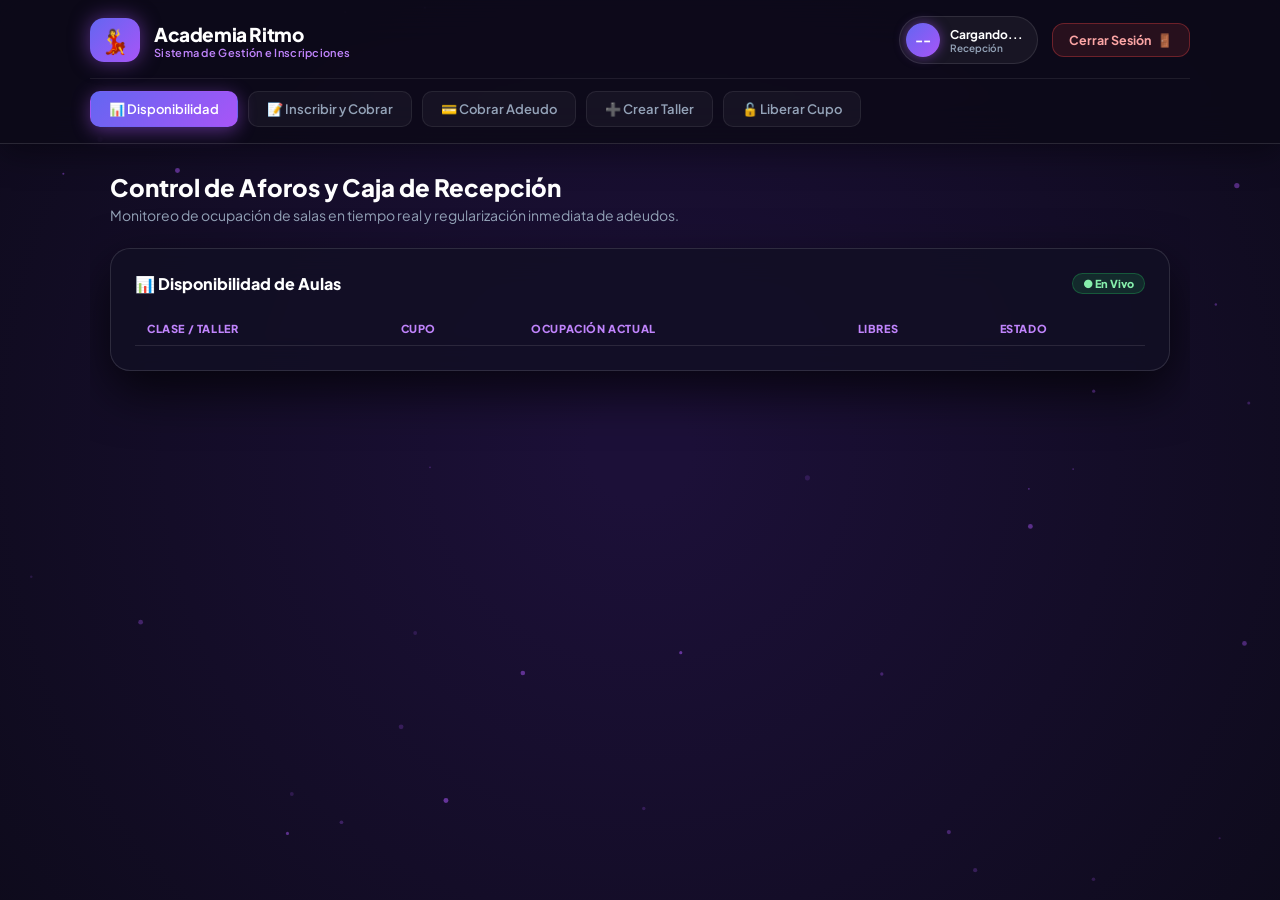
<file: index.html>
<!DOCTYPE html>
<html lang="es">
<head>
  <meta charset="UTF-8">
  <meta name="viewport" content="width=device-width, initial-scale=1.0">
  <title>Academia Ritmo - Recepción y Control de Aforos</title>
  
  <!-- Fuentes e Iconos Institucionales -->
  <link rel="preconnect" href="https://fonts.googleapis.com">
  <link rel="preconnect" href="https://fonts.gstatic.com" crossorigin>
  <link href="https://fonts.googleapis.com/css2?family=Plus+Jakarta+Sans:wght@400;500;600;700;800&display=swap" rel="stylesheet">
  
  <!-- Hojas de Estilo Neón Institucionales -->
  <link rel="stylesheet" href="css/styleR.css">
</head>
<body class="desk-body">

  <!-- Canvas Animado de Fondo Neón -->
  <canvas id="instructorBgCanvas"></canvas>

  <!-- Navbar Recepción Neón -->
  <nav class="desk-navbar">
    <div class="navbar-container">
      
      <!-- Branding / Logo -->
      <div class="brand-title">
        <div class="brand-icon-wrapper">
          <span class="brand-icon">💃</span>
        </div>
        <div class="brand-text">
          <span class="brand-name">Academia Ritmo</span>
          <span class="brand-sub">Sistema de Gestión e Inscripciones</span>
        </div>
      </div>
      
      <!-- Widget de Usuario -->
      <div class="user-session-widget">
        <div class="user-profile">
          <div class="user-avatar" id="nav-user-avatar">--</div>
          <div class="user-info">
            <span class="user-name" id="nav-user-name">Cargando...</span>
            <span class="user-role" id="nav-user-role">Recepción</span>
          </div>
        </div>
        <a href="php/logout.php" class="btn-logout" title="Cerrar sesión institucional">
          <span>Cerrar Sesión</span> 🚪
        </a>
      </div>

    </div>

    <!-- Pestañas de Navegación Módulo Recepción -->
    <div class="nav-tabs-container">
      <div class="nav-tabs">
        <button class="btn-tab active" data-tab="tab-aulas">📊 Disponibilidad</button>
        <button class="btn-tab" data-tab="tab-inscribir">📝 Inscribir y Cobrar</button>
        <button class="btn-tab" data-tab="tab-pagar-adeudo">💳 Cobrar Adeudo</button>
        <button class="btn-tab" data-tab="tab-crear">➕ Crear Taller</button>
        <button class="btn-tab" data-tab="tab-liberar">🔓 Liberar Cupo</button>
      </div>
    </div>
  </nav>

  <!-- Panel Principal CU-02: Control de Aforos e Inscripciones -->
  <main class="cu02-main-container">
    <div class="panel-header-title">
      <h1>Control de Aforos y Caja de Recepción</h1>
      <p>Monitoreo de ocupación de salas en tiempo real y regularización inmediata de adeudos.</p>
    </div>

    <!-- Pestaña 1: Disponibilidad de Aulas -->
    <div id="tab-aulas" class="tab-content active-tab">
      <section class="desk-card glass-card">
        <div class="card-title-bar">
          <h3>📊 Disponibilidad de Aulas</h3>
          <span class="status-live">● En Vivo</span>
        </div>
        <div class="table-responsive">
          <table class="desk-table">
            <thead>
              <tr>
                <th>Clase / Taller</th>
                <th>Cupo</th>
                <th>Ocupación Actual</th>
                <th>Libres</th>
                <th>Estado</th>
              </tr>
            </thead>
            <tbody>
              <!-- Se puebla dinámicamente mediante js/mainR.js -->
            </tbody>
          </table>
        </div>
      </section>
    </div>

    <!-- Pestaña 2: Inscribir Alumno -->
    <div id="tab-inscribir" class="tab-content">
      <section class="desk-card glass-card">
        <h3>📝 Registrar Alumno e Inscripción Inicial</h3>
        <form id="cu02-form" onsubmit="return false;">
          
          <div style="display: flex; gap: 10px; margin-top: 10px;">
            <div class="form-group" style="flex: 1;">
              <label class="field-label">Nombre(s)</label>
              <input type="text" id="alumno-nombre" placeholder="Ej. Carlos" class="form-control-readonly">
            </div>
            <div class="form-group" style="flex: 1;">
              <label class="field-label">Apellidos</label>
              <input type="text" id="alumno-apellidos" placeholder="Ej. Gómez Pérez" class="form-control-readonly">
            </div>
          </div>

          <div class="form-group">
            <label class="field-label">Teléfono de Contacto</label>
            <input type="tel" id="alumno-telefono" placeholder="Ej. 7771234567" class="form-control-readonly">
          </div>

          <div class="form-group">
            <label class="field-label">Taller a Inscribir</label>
            <select class="custom-select-desk" id="cu02-taller-select"></select>
          </div>

          <div class="form-group payment-box">
            <label class="field-label" style="color: #86efac; margin-bottom: 5px;">💳 Registro de Pago Inicial</label>
            <div style="display: flex; align-items: center; gap: 10px;">
              <input type="checkbox" id="pago-confirmado" checked style="width: 18px; height: 18px; cursor: pointer;">
              <label for="pago-confirmado" style="font-size: 13px; color: #ffffff; cursor: pointer;">
                Registrar cuota abonada ($<span id="monto-cuota-display">0.00</span>) para marcar al alumno como Solvente
              </label>
            </div>
          </div>

          <div class="alert-danger-desk" id="cu02-alert-sobrecupo">
            <strong>⚠️ Bloqueo de Sobrecupo Activo</strong>
            <p>El taller seleccionado ha alcanzado su capacidad máxima (Bloqueo activo en BD).</p>
          </div>

          <button type="button" class="btn-desk-action" id="cu02-btn-inscribir" style="margin-top: 15px;">
            Completar Registro ➔
          </button>
        </form>
      </section>
    </div>

    <!-- Pestaña 3: Registrar Pago Posterior (Cobrar Adeudo) -->
    <div id="tab-pagar-adeudo" class="tab-content">
      <section class="desk-card glass-card">
        <h3>💳 REGISTRAR PAGO DE ALUMNO PENDIENTE</h3>
        <p style="color: #94a3b8; font-size: 13px; margin-bottom: 15px;">
          Selecciona a un alumno registrado como <strong>Pendiente</strong> para registrar su pago y cambiar automáticamente su estatus a <strong>Solvente</strong> en el pase de lista del instructor.
        </p>

        <form id="form-pagar-adeudo" onsubmit="return false;">
          <div class="form-group">
            <label class="field-label">Seleccionar Alumno con Adeudo</label>
            <select class="custom-select-desk" id="select-alumnos-pendientes">
              <option value="" disabled selected>Cargando alumnos pendientes...</option>
            </select>
          </div>

          <div id="info-adeudo-box" style="display:none; background: rgba(59, 130, 246, 0.1); padding: 12px; border-radius: 8px; border: 1px solid rgba(59, 130, 246, 0.3); margin-bottom: 15px;">
            <p style="font-size: 14px; color: #93c5fd; margin: 0;">
              Monto a Cobrar: <strong>$<span id="monto-adeudo-display">0.00</span></strong><br>
              Concepto: <span id="concepto-adeudo-display">Pago de cuota</span>
            </p>
          </div>

          <button type="button" class="btn-desk-action" id="btn-registrar-pago-adeudo" style="background: #10b981;">
            Registrar Pago y Marcar Solvente ➔
          </button>
        </form>
      </section>
    </div>

    <!-- Pestaña 4: Crear Taller, Asignar Salon, Horario e Instructor -->
    <div id="tab-crear" class="tab-content">
      <section class="desk-card glass-card">
        <h3>➕ Registrar Nuevo Grupo o Taller</h3>
        <form id="form-nuevo-grupo" onsubmit="return false;">
          <div class="form-group">
            <label class="field-label">Nombre del Taller / Clase</label>
            <input type="text" id="nuevo-nombre-clase" placeholder="Ej. Salsa Avanzado" class="form-control-readonly">
          </div>

          <div class="form-group">
            <label class="field-label">Instructor Asignado</label>
            <select class="custom-select-desk" id="nuevo-instructor-select">
              <option value="" disabled selected>Cargando instructores...</option>
            </select>
          </div>

          <div class="form-group" style="display:flex; gap:10px;">
            <div style="flex:1;">
              <label class="field-label">Salón / Aula</label>
              <input type="text" id="nuevo-salon" placeholder="Ej. Sala A" class="form-control-readonly">
            </div>
            <div style="flex:1;">
              <label class="field-label">Horario</label>
              <input type="text" id="nuevo-horario" placeholder="Ej. 18:00 - 19:30" class="form-control-readonly">
            </div>
          </div>

          <div class="form-group" style="display:flex; gap:10px;">
            <div style="flex:1;">
              <label class="field-label">Cupo Máximo</label>
              <input type="number" id="nuevo-cupo-maximo" placeholder="20" class="form-control-readonly">
            </div>
            <div style="flex:1;">
              <label class="field-label">Costo Cuota ($)</label>
              <input type="number" id="nuevo-costo-cuota" placeholder="500" class="form-control-readonly">
            </div>
          </div>

          <button type="button" class="btn-desk-action" id="btn-crear-grupo" style="margin-top:15px; background: #10b981;">
            Guardar Taller, Salón y Horario
          </button>
        </form>
      </section>
    </div>

    
    <!-- Pestaña 5: Liberar Cupo -->
    <div id="tab-liberar" class="tab-content">
      <section class="desk-card glass-card">
        <h3>🔓 Liberar Cupo (Baja de Alumno)</h3>
        <p style="color: #94a3b8; font-size: 13px; margin-bottom: 15px;">Selecciona al alumno que ya no asistirá para cambiar su inscripción a CANCELADA y liberar su cupo automáticamente.</p>
        <form id="form-liberar-cupo" onsubmit="return false;">
          
          <!-- AGREGADO OP-1: Filtro de Búsqueda Rápida en Tiempo Real -->
          <div class="form-group">
            <label class="field-label">🔍 Buscar Inscripción por Nombre o Taller</label>
            <input type="text" id="input-filtro-liberar" placeholder="Escribe para buscar..." class="form-control-readonly" style="margin-bottom: 10px;">
          </div>

          <div class="form-group">
            <label class="field-label">Inscripción Activa</label>
            <select class="custom-select-desk" id="select-liberar"></select>
          </div>
          
          <!-- AGREGADO OP-3: Botón de Liberación que activa el flujo de confirmación modal -->
          <button type="button" class="btn-desk-action" id="btn-liberar-cupo" style="background: #ef4444; margin-top: 15px;">
            Liberar Espacio
          </button>
        </form>
      </section>
    </div>

  </main>

  <!-- Notificación Toast -->
  <div class="toast-msg" id="cu02-toast"></div>

  <!-- Script Principal JavaScript -->
  <script src="js/mainR.js"></script>
</body>
</html>
</file>
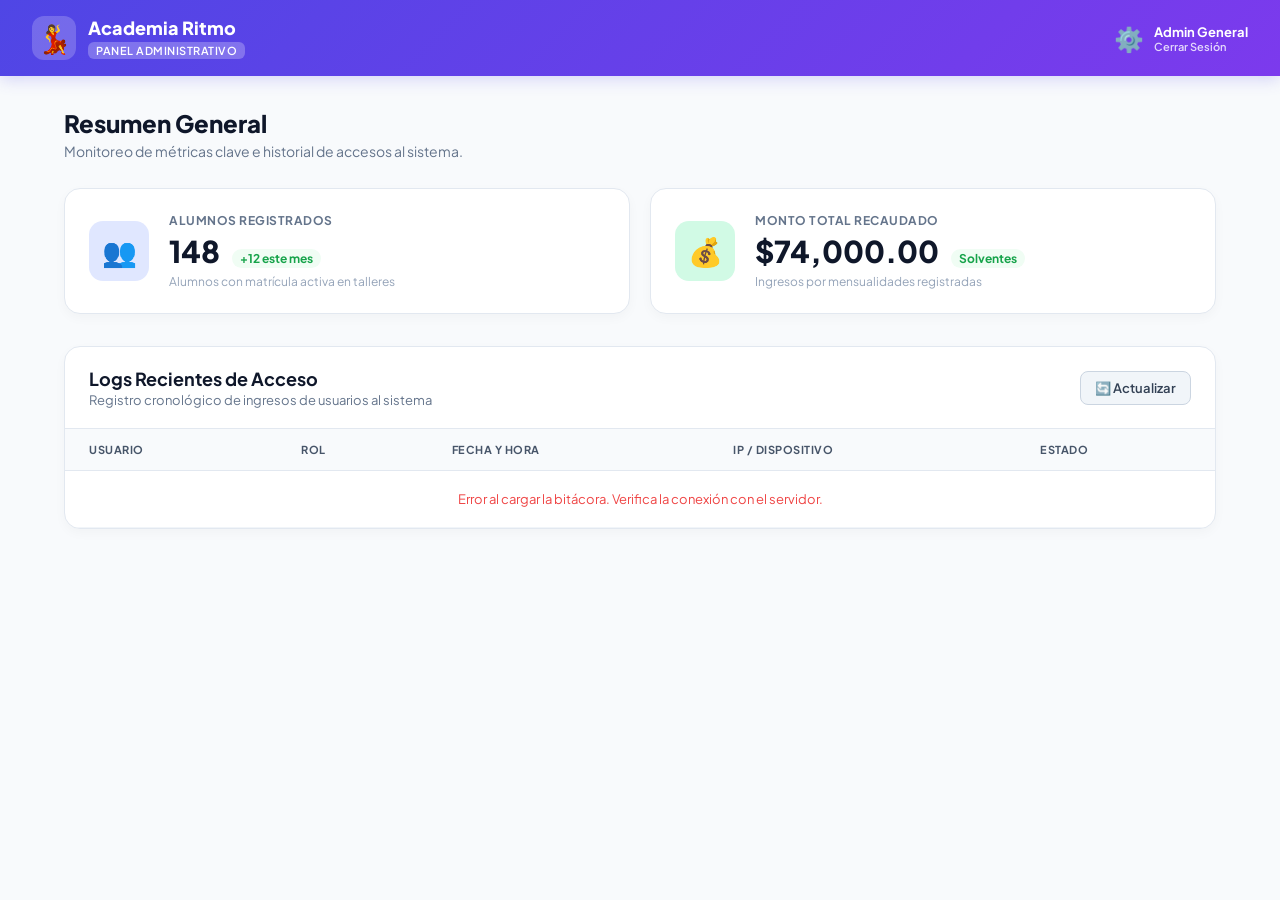
<file: admin.html>
<!DOCTYPE html>
<html lang="es">
<head>
  <meta charset="UTF-8">
  <meta name="viewport" content="width=device-width, initial-scale=1.0">
  <title>Academia Ritmo - Panel de Administrador</title>
  <link rel="preconnect" href="https://fonts.googleapis.com">
  <link rel="preconnect" href="https://fonts.gstatic.com" crossorigin>
  <link href="https://fonts.googleapis.com/css2?family=Plus+Jakarta+Sans:wght@400;500;600;700;800&display=swap" rel="stylesheet">
  <link rel="stylesheet" href="css/admin-styles.css">
</head>
<body>

  <div class="admin-layout">
    <!-- Barra Superior -->
    <header class="topbar">
      <div class="topbar-brand">
        <span class="brand-icon">💃</span>
        <div>
          <h1 class="brand-title">Academia Ritmo</h1>
          <span class="brand-badge">Panel Administrativo</span>
        </div>
      </div>
      <div class="user-profile">
        <span class="user-avatar">⚙️</span>
        <div class="user-info">
          <span class="user-name">Admin General</span>
          <a href="php/logout.php" class="logout-link">Cerrar Sesión</a>
        </div>
      </div>
    </header>

    <!-- Contenido Principal -->
    <main class="content-wrapper">
      <div class="page-header">
        <h2>Resumen General</h2>
        <p>Monitoreo de métricas clave e historial de accesos al sistema.</p>
      </div>

      <!-- SECCIÓN 1: Los 2 Bloques Principales -->
      <section class="kpi-grid">
        <!-- Bloque 1: Alumnos Registrados -->
        <div class="kpi-card">
          <div class="kpi-icon bg-indigo">👥</div>
          <div class="kpi-content">
            <span class="kpi-label">Alumnos Registrados</span>
            <div class="kpi-value-wrap">
              <span class="kpi-value" id="kpiAlumnos">148</span>
              <span class="kpi-trend positive">+12 este mes</span>
            </div>
            <span class="kpi-subtext">Alumnos con matrícula activa en talleres</span>
          </div>
        </div>

        <!-- Bloque 2: Monto Total -->
        <div class="kpi-card">
          <div class="kpi-icon bg-emerald">💰</div>
          <div class="kpi-content">
            <span class="kpi-label">Monto Total Recaudado</span>
            <div class="kpi-value-wrap">
              <span class="kpi-value" id="kpiMonto">$74,000.00</span>
              <span class="kpi-trend positive">Solventes</span>
            </div>
            <span class="kpi-subtext">Ingresos por mensualidades registradas</span>
          </div>
        </div>
      </section>

      <!-- SECCIÓN 2: Tabla de Logs Recientes de Acceso -->
      <section class="table-section">
        <div class="table-card-header">
          <div>
            <h3 class="table-title">Logs Recientes de Acceso</h3>
            <p class="table-subtitle">Registro cronológico de ingresos de usuarios al sistema</p>
          </div>
          <button type="button" class="btn-refresh" id="btnRefreshLogs">🔄 Actualizar</button>
        </div>

        <div class="table-responsive">
          <table class="logs-table">
            <thead>
              <tr>
                <th>Usuario</th>
                <th>Rol</th>
                <th>Fecha y Hora</th>
                <th>IP / Dispositivo</th>
                <th>Estado</th>
              </tr>
            </thead>
            <tbody id="logsTableBody">
              <tr>
                <td>
                  <div class="user-cell">
                    <strong>prof.carlos</strong>
                    <span>carlos.mendoza@ritmo.edu</span>
                  </div>
                </td>
                <td><span class="role-badge docente">Docente</span></td>
                <td>23/10/2026 - 18:02 hrs</td>
                <td>192.168.1.45 (Móvil)</td>
                <td><span class="status-pill success">Exitoso</span></td>
              </tr>
              <tr>
                <td>
                  <div class="user-cell">
                    <strong>recepcion</strong>
                    <span>laura.sanchez@ritmo.edu</span>
                  </div>
                </td>
                <td><span class="role-badge recepcion">Recepción</span></td>
                <td>23/10/2026 - 17:45 hrs</td>
                <td>192.168.1.10 (Escritorio)</td>
                <td><span class="status-pill success">Exitoso</span></td>
              </tr>
              <tr>
                <td>
                  <div class="user-cell">
                    <strong>prof.ana</strong>
                    <span>ana.torres@ritmo.edu</span>
                  </div>
                </td>
                <td><span class="role-badge docente">Docente</span></td>
                <td>23/10/2026 - 16:30 hrs</td>
                <td>192.168.1.88 (Móvil)</td>
                <td><span class="status-pill success">Exitoso</span></td>
              </tr>
              <tr>
                <td>
                  <div class="user-cell">
                    <strong>admin.general</strong>
                    <span>admin@ritmo.edu</span>
                  </div>
                </td>
                <td><span class="role-badge admin">Administrador</span></td>
                <td>23/10/2026 - 15:10 hrs</td>
                <td>192.168.1.02 (Escritorio)</td>
                <td><span class="status-pill success">Exitoso</span></td>
              </tr>
              <tr>
                <td>
                  <div class="user-cell">
                    <strong>usuario.desconocido</strong>
                    <span>desconocido@gmail.com</span>
                  </div>
                </td>
                <td><span class="role-badge inválido">Desconocido</span></td>
                <td>23/10/2026 - 14:02 hrs</td>
                <td>201.140.88.12 (Web)</td>
                <td><span class="status-pill error">Fallido</span></td>
              </tr>
            </tbody>
          </table>
        </div>
      </section>
    </main>
  </div>

  <script>
    document.getElementById('btnRefreshLogs').addEventListener('click', () => {
      const btn = document.getElementById('btnRefreshLogs');
      btn.textContent = '⏳ Cargando...';
      btn.disabled = true;
      setTimeout(() => {
        btn.textContent = '🔄 Actualizar';
        btn.disabled = false;
      }, 600);
    });
  </script>

  <script src="js/admin.js"></script>
</body>
</html>
</file>
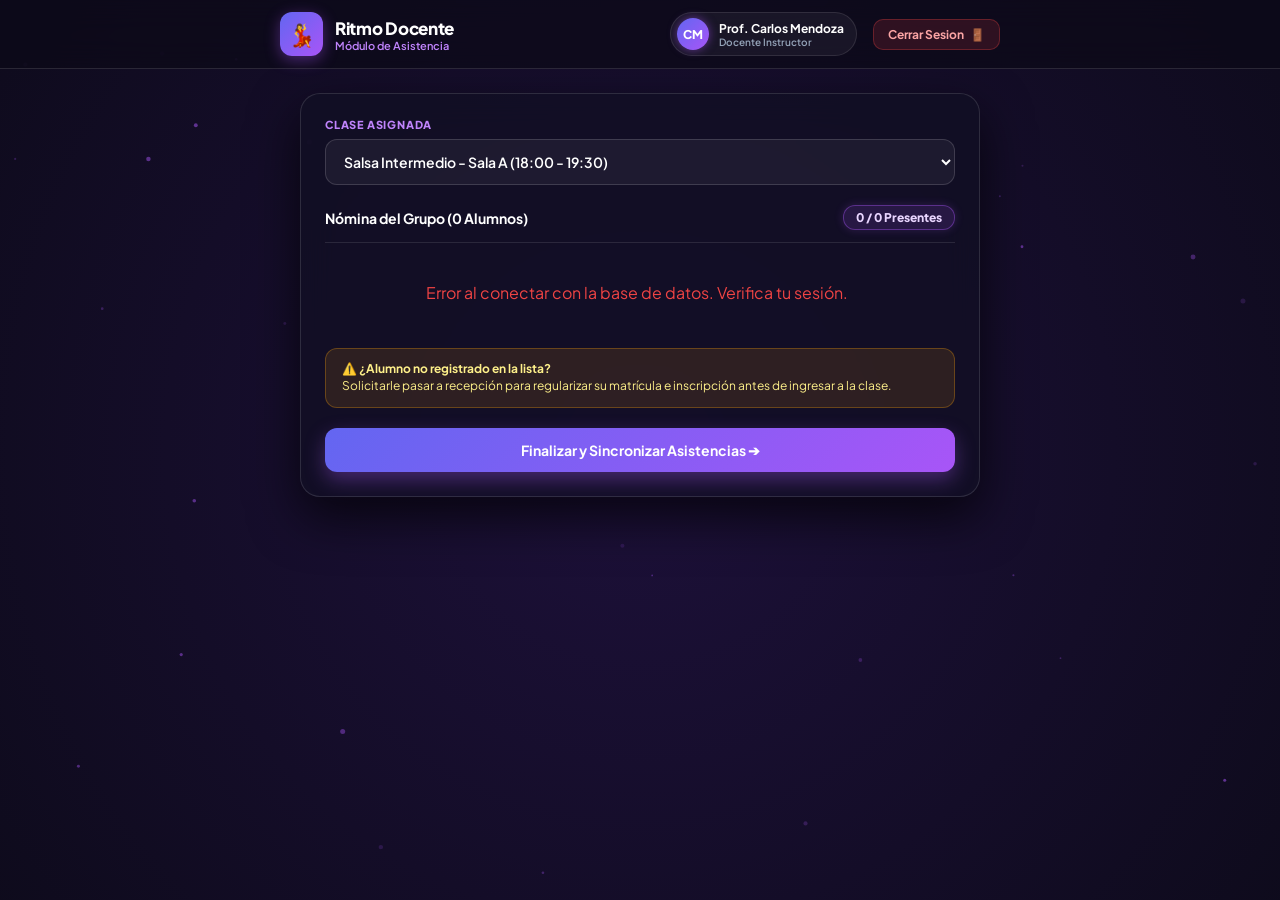
<file: instructor.html>
<!DOCTYPE html>
<html lang="es">
<head>
  <meta charset="UTF-8">
  <meta name="viewport" content="width=device-width, initial-scale=1.0">
  <title>Ritmo Docente - Pase de Lista</title>
  <link rel="preconnect" href="https://fonts.googleapis.com">
  <link rel="preconnect" href="https://fonts.gstatic.com" crossorigin>
  <link href="https://fonts.googleapis.com/css2?family=Plus+Jakarta+Sans:wght@400;500;600;700;800&display=swap" rel="stylesheet">
  <link rel="stylesheet" href="css/style.css">
</head>
<body class="instructor-body">

  <!-- Canvas ligero de partículas neón en segundo plano -->
  <canvas id="instructorBgCanvas"></canvas>

  <!-- Navbar mejorada -->
  <nav class="main-navbar">
    <div class="navbar-container">
      <div class="brand-title">
        <span class="brand-icon">💃</span> 
        <div class="brand-text">
          <span class="brand-name">Ritmo Docente</span>
          <span class="brand-sub">Módulo de Asistencia</span>
        </div>
      </div>
      
      <div class="user-session-widget">
        <div class="user-profile">
          <div class="user-avatar">CM</div>
          <div class="user-info">
            <span class="user-name">Prof. Carlos Mendoza</span>
            <span class="user-role">Docente Instructor</span>
          </div>
        </div>
        <a href="php/logout.php" class="btn-logout" title="Cerrar sesión institucional">
          <span>Cerrar Sesion</span> 🚪
        </a>
      </div>
    </div>
  </nav>

  <!-- Panel principal del instructor -->
  <main class="cu01-main-container">
    <div class="cu01-panel glass-card">
      
      <div class="cu01-header-filter">
        <label class="field-label" for="cu01-group-select">Clase Asignada</label>
        <select class="custom-select" id="cu01-group-select">
          <option value="1" selected>Salsa Intermedio - Sala A (18:00 - 19:30)</option>
          <option value="2">Bachata Inicial - Sala B (19:30 - 21:00)</option>
          <option value="3">Cumbia Avanzada - Sala C (21:00 - 22:30)</option>
        </select>
      </div>

      <div class="list-meta">
        <span class="meta-title" id="meta-title">Nómina del Grupo (8 Alumnos)</span>
        <span class="meta-counter" id="cu01-counter">0 / 8 Presentes</span>
      </div>

      <div class="student-list" id="student-list">
        <div class="student-card" data-id-alumno="101">
          <div>
            <div class="student-name">Juan Pérez Mendoza</div>
            <span class="pill pill-solvente">Solvente</span>
          </div>
          <button type="button" class="cu01-switch">
            <span>✕</span> Falta
          </button>
        </div>

        <div class="student-card" data-id-alumno="102">
          <div>
            <div class="student-name">María Gómez López</div>
            <span class="pill pill-pendiente">Pendiente</span>
          </div>
          <button type="button" class="cu01-switch">
            <span>✕</span> Falta
          </button>
        </div>

        <div class="student-card" data-id-alumno="103">
          <div>
            <div class="student-name">Roberto Díaz Ruiz</div>
            <span class="pill pill-solvente">Solvente</span>
          </div>
          <button type="button" class="cu01-switch">
            <span>✕</span> Falta
          </button>
        </div>

        <div class="student-card" data-id-alumno="104">
          <div>
            <div class="student-name">Ana Sofía Torres</div>
            <span class="pill pill-solvente">Solvente</span>
          </div>
          <button type="button" class="cu01-switch">
            <span>✕</span> Falta
          </button>
        </div>

        <div class="student-card" data-id-alumno="105">
          <div>
            <div class="student-name">Carlos Eduardo Ramírez</div>
            <span class="pill pill-solvente">Solvente</span>
          </div>
          <button type="button" class="cu01-switch">
            <span>✕</span> Falta
          </button>
        </div>

        <div class="student-card" data-id-alumno="106">
          <div>
            <div class="student-name">Daniela Morales Castro</div>
            <span class="pill pill-pendiente">Pendiente</span>
          </div>
          <button type="button" class="cu01-switch">
            <span>✕</span> Falta
          </button>
        </div>

        <div class="student-card" data-id-alumno="107">
          <div>
            <div class="student-name">Fernando Javier Ortiz</div>
            <span class="pill pill-solvente">Solvente</span>
          </div>
          <button type="button" class="cu01-switch">
            <span>✕</span> Falta
          </button>
        </div>

        <div class="student-card" data-id-alumno="108">
          <div>
            <div class="student-name">Gabriela Méndez Silva</div>
            <span class="pill pill-solvente">Solvente</span>
          </div>
          <button type="button" class="cu01-switch">
            <span>✕</span> Falta
          </button>
        </div>
      </div>

      <div class="alert-banner">
        <strong>⚠️ ¿Alumno no registrado en la lista?</strong><br>
        Solicitarle pasar a recepción para regularizar su matrícula e inscripción antes de ingresar a la clase.
      </div>

      <button type="button" class="btn-primary-action" id="cu01-sync-btn">
        Finalizar y Sincronizar Asistencias ➔
      </button>

    </div>
  </main>

  <div class="modal-overlay" id="cu01-modal">
    <div class="modal-card">
      <div class="modal-icon">✓</div>
      <h3 class="modal-title">¡Asistencia Sincronizada!</h3>
      <p class="modal-desc">
        Los registros han sido enviados correctamente a la base de datos.<br>
        Recepción ya visualiza la asistencia en tiempo real.
      </p>
      <button type="button" class="modal-btn" id="cu01-modal-close">Aceptar</button>
    </div>
  </div>

  <script src="js/main.js"></script>
</body>
</html>
</file>
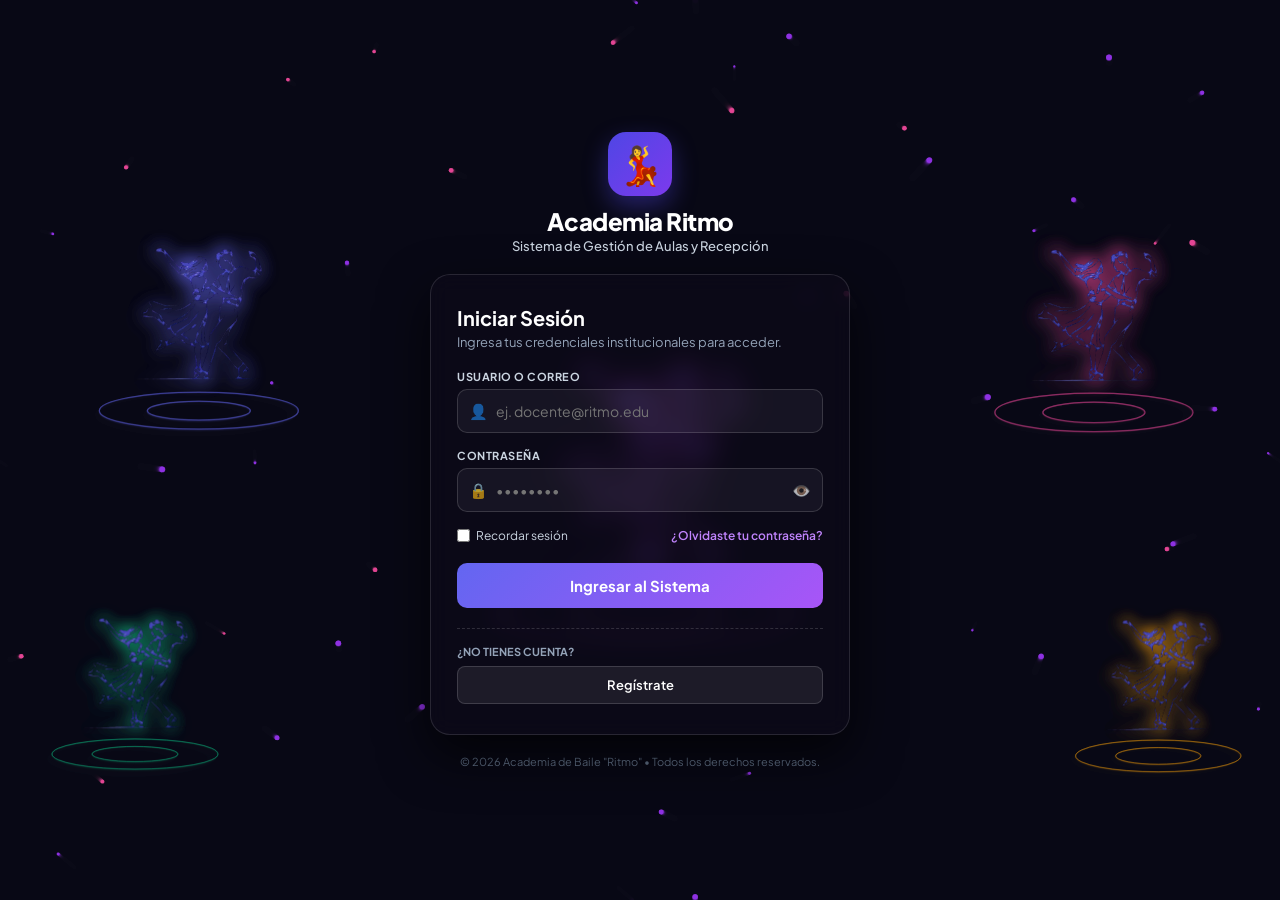
<file: log.html>
<!DOCTYPE html>
<html lang="es">
<head>
  <meta charset="UTF-8">
  <meta name="viewport" content="width=device-width, initial-scale=1.0">
  <title>Academia Ritmo - Inicio de Sesión</title>
  <link rel="preconnect" href="https://fonts.googleapis.com">
  <link rel="preconnect" href="https://fonts.gstatic.com" crossorigin>
  <link href="https://fonts.googleapis.com/css2?family=Plus+Jakarta+Sans:wght@400;500;600;700;800&display=swap" rel="stylesheet">
  <link rel="stylesheet" href="css/log.css">
</head>
<body>

  <!-- Canvas ti Background Animation -->
  <canvas id="bgCanvas"></canvas>

  <div class="login-wrapper">
    <!-- Branding Institucional -->
    <div class="brand-header">
      <div class="brand-icon">💃</div>
      <h1 class="brand-title">Academia Ritmo</h1>
      <p class="brand-subtitle">Sistema de Gestión de Aulas y Recepción</p>
    </div>

    <!-- Tarjeta de Login -->
    <div class="login-card">
      <h2 class="card-title">Iniciar Sesión</h2>
      <p class="card-instruction">Ingresa tus credenciales institucionales para acceder.</p>

      <div id="alertBox" class="alert-box" style="display: none;"></div>

      <form id="loginForm" novalidate>
        <div class="form-group">
          <label for="username">Usuario o Correo</label>
          <div class="input-container">
            <span class="input-icon">👤</span>
            <input 
              type="text" 
              id="username" 
              name="username" 
              placeholder="ej. docente@ritmo.edu" 
              required
              autocomplete="username"
            >
          </div>
        </div>

        <div class="form-group">
          <label for="password">Contraseña</label>
          <div class="input-container">
            <span class="input-icon">🔒</span>
            <input 
              type="password" 
              id="password" 
              name="password" 
              placeholder="••••••••" 
              required
              autocomplete="current-password"
            >
            <button type="button" id="togglePasswordBtn" class="toggle-password" title="Mostrar contraseña">👁️</button>
          </div>
        </div>

        <div class="form-options">
          <label class="remember-me">
            <input type="checkbox" id="rememberMe">
            <span>Recordar sesión</span>
          </label>
          <a href="#" id="forgotPasswordLink" class="forgot-link">¿Olvidaste tu contraseña?</a>
        </div>

        <button type="submit" id="submitBtn" class="btn-submit">
          <span>Ingresar al Sistema</span>
          <span class="spinner" style="display: none;">⏳</span>
        </button>
      </form>
        <div class="demo-section">
          <span class="demo-title">¿No tienes cuenta?</span>
          <div class="demo-buttons">
            <a href="registrer.html" class="btn-demo" style="text-decoration: none; text-align: center; display: block; width: 100%;">
              Regístrate
            </a>
          </div>
        </div>
    </div>

    <div class="login-footer">
      <p>&copy; 2026 Academia de Baile "Ritmo" &bull; Todos los derechos reservados.</p>
    </div>
  </div>

  <script src="js/log.js"></script>
</body>
</html>
</file>
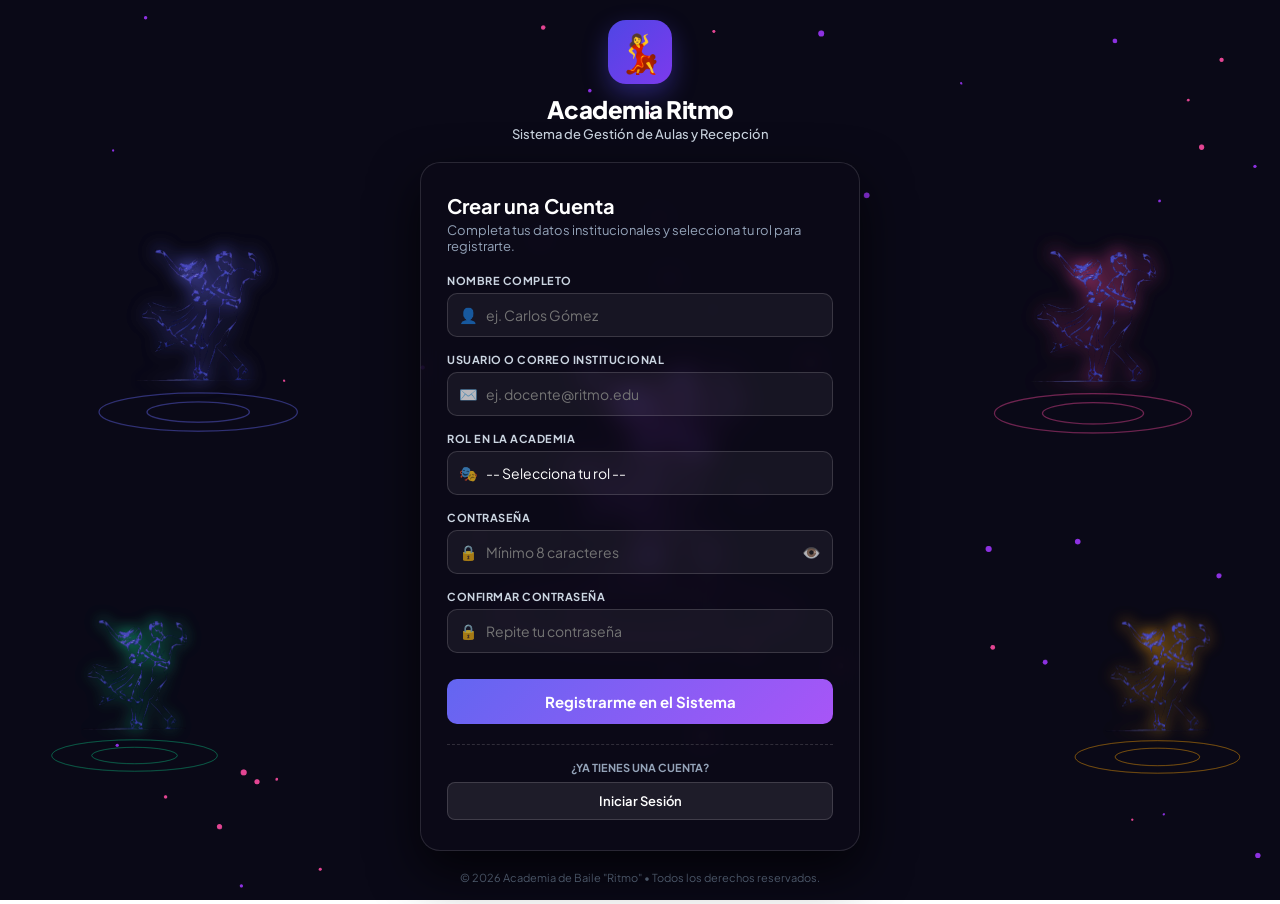
<file: registrer.html>
<!DOCTYPE html>
<html lang="es">
<head>
  <meta charset="UTF-8">
  <meta name="viewport" content="width=device-width, initial-scale=1.0">
  <title>Academia Ritmo - Registro de Usuario</title>
  <link rel="preconnect" href="https://fonts.googleapis.com">
  <link rel="preconnect" href="https://fonts.gstatic.com" crossorigin>
  <link href="https://fonts.googleapis.com/css2?family=Plus+Jakarta+Sans:wght@400;500;600;700;800&display=swap" rel="stylesheet">
  <!-- CSS nailasin para ti Registro -->
  <link rel="stylesheet" href="css/register.css">
</head>
<body>

  <!-- Background Canvas (Pareho ti Fondo Neon ti Login) -->
  <canvas id="bgCanvas"></canvas>

  <div class="login-wrapper">
    <!-- Header Branding -->
    <div class="brand-header">
      <div class="brand-icon">💃</div>
      <h1 class="brand-title">Academia Ritmo</h1>
      <p class="brand-subtitle">Sistema de Gestión de Aulas y Recepción</p>
    </div>

    <!-- Tarjeta de Registro (Glassmorphism) -->
    <div class="login-card">
      <h2 class="card-title">Crear una Cuenta</h2>
      <p class="card-instruction">Completa tus datos institucionales y selecciona tu rol para registrarte.</p>

      <div id="alertBox" class="alert-box" style="display: none;"></div>

      <form id="registerForm" novalidate>
        
        <!-- Nombre Completo -->
        <div class="form-group">
          <label for="fullname">Nombre Completo</label>
          <div class="input-container">
            <span class="input-icon">👤</span>
            <input 
              type="text" 
              id="fullname" 
              name="fullname" 
              placeholder="ej. Carlos Gómez" 
              required
            >
          </div>
        </div>

        <!-- Correo / Usuario -->
        <div class="form-group">
          <label for="username">Usuario o Correo Institucional</label>
          <div class="input-container">
            <span class="input-icon">✉️</span>
            <input 
              type="email" 
              id="username" 
              name="username" 
              placeholder="ej. docente@ritmo.edu" 
              required
              autocomplete="email"
            >
          </div>
        </div>

        <!-- Selección de Rol -->
        <div class="form-group">
          <label for="role">Rol en la Academia</label>
          <div class="input-container">
            <span class="input-icon">🎭</span>
            <select id="role" name="role" required class="select-role">
              <option value="" disabled selected>-- Selecciona tu rol --</option>
              <option value="ADMIN">Administrador General</option>
              <option value="INSTRUCTOR">Instructor de Baile</option>
              <option value="RECEPCIONISTA">Recepcionista</option>
            </select>
          </div>
        </div>

        <!-- Contraseña -->
        <div class="form-group">
          <label for="password">Contraseña</label>
          <div class="input-container">
            <span class="input-icon">🔒</span>
            <input 
              type="password" 
              id="password" 
              name="password" 
              placeholder="Mínimo 8 caracteres" 
              required
              autocomplete="new-password"
            >
            <button type="button" id="togglePasswordBtn" class="toggle-password" title="Mostrar contraseña">👁️</button>
          </div>
        </div>

        <!-- Confirmar Contraseña -->
        <div class="form-group">
          <label for="confirmPassword">Confirmar Contraseña</label>
          <div class="input-container">
            <span class="input-icon">🔒</span>
            <input 
              type="password" 
              id="confirmPassword" 
              name="confirmPassword" 
              placeholder="Repite tu contraseña" 
              required
              autocomplete="new-password"
            >
          </div>
        </div>

        <!-- Botón Submit -->
        <button type="submit" id="submitBtn" class="btn-submit">
          <span>Registrarme en el Sistema</span>
          <span class="spinner" style="display: none;">⏳</span>
        </button>
      </form>

      <!-- Enlace a Login -->
      <div class="demo-section">
        <span class="demo-title">¿Ya tienes una cuenta?</span>
        <div class="demo-buttons">
          <a href="log.html" class="btn-demo style-link">
            Iniciar Sesión
          </a>
        </div>
      </div>
    </div>

    <div class="login-footer">
      <p>&copy; 2026 Academia de Baile "Ritmo" &bull; Todos los derechos reservados.</p>
    </div>
  </div>

  <script src="js/register.js"></script>
</body>
</html>
</file>
<file: css/styleR.css>
/* ==========================================================================
   ACADEMIA RITMO - ESTILOS MÓDULO RECEPCIÓN (CU-02) Y NAVBAR NEÓN
   ========================================================================== */

:root {
  --primary: #a855f7;
  --primary-gradient: linear-gradient(135deg, #6366f1 0%, #a855f7 100%);
  --bg-dark: #0c0a18;
  --card-bg: rgba(18, 15, 36, 0.82);
  --card-border: rgba(255, 255, 255, 0.12);
  --success: #22c55e;
  --success-bg: rgba(34, 197, 94, 0.15);
  --warning: #f59e0b;
  --warning-bg: rgba(245, 158, 11, 0.15);
  --danger: #ef4444;
  --danger-bg: rgba(239, 68, 68, 0.18);
  --text-main: #f8fafc;
  --text-muted: #94a3b8;
  --radius-md: 12px;
  --radius-lg: 20px;
}

* {
  box-sizing: border-box;
  margin: 0;
  padding: 0;
  font-family: 'Plus Jakarta Sans', -apple-system, BlinkMacSystemFont, sans-serif;
}

/* FIX DE DESPLAZAMIENTO: Fijar el alto al marco visible de la pantalla */
html, body.desk-body, body.instructor-body {
  background-color: var(--bg-dark);
  color: var(--text-main);
  height: 100vh;
  width: 100vw;
  margin: 0;
  padding: 0;
  display: flex;
  flex-direction: column;
  position: relative;
  overflow: hidden; /* Evita que la ventana completa genere scroll */
}

/* CANVAS DE PARTÍCULAS AL FONDO */
#instructorBgCanvas {
  position: fixed;
  top: 0;
  left: 0;
  width: 100vw;
  height: 100vh;
  z-index: 0;
  pointer-events: none;
}

/* ==========================================================================
   NAVBAR NEÓN INSTITUCIONAL Y CERRAR SESIÓN
   ========================================================================== */
.desk-navbar, .main-navbar {
  position: relative;
  z-index: 10;
  background: rgba(12, 10, 24, 0.85);
  backdrop-filter: blur(20px);
  -webkit-backdrop-filter: blur(20px);
  border-bottom: 1px solid rgba(255, 255, 255, 0.12);
  padding: 16px 28px;
  box-shadow: 0 8px 32px rgba(0, 0, 0, 0.4);
  flex-shrink: 0; /* Evita que la barra superior cambie su tamaño */
}

.navbar-container {
  max-width: 1100px;
  margin: 0 auto;
  display: flex;
  justify-content: space-between;
  align-items: center;
}

.brand-title {
  display: flex;
  align-items: center;
  gap: 14px;
}

.brand-icon-wrapper {
  background: var(--primary-gradient);
  padding: 10px;
  border-radius: 14px;
  box-shadow: 0 0 20px rgba(168, 85, 247, 0.5);
  display: flex;
  align-items: center;
  justify-content: center;
}

.brand-icon {
  font-size: 24px;
  line-height: 1;
}

.brand-text {
  display: flex;
  flex-direction: column;
}

.brand-name {
  font-size: 19px;
  font-weight: 800;
  color: #ffffff;
  letter-spacing: -0.4px;
}

.brand-sub {
  font-size: 11px;
  font-weight: 600;
  color: #c084fc;
  letter-spacing: 0.3px;
}

/* WIDGET DE USUARIO Y BOTÓN SALIR */
.user-session-widget {
  display: flex;
  align-items: center;
  gap: 14px;
}

.user-profile {
  display: flex;
  align-items: center;
  gap: 10px;
  background: rgba(255, 255, 255, 0.05);
  border: 1px solid rgba(255, 255, 255, 0.1);
  padding: 6px 14px 6px 6px;
  border-radius: 30px;
}

.user-avatar {
  width: 34px;
  height: 34px;
  border-radius: 50%;
  background: var(--primary-gradient);
  color: #ffffff;
  font-size: 13px;
  font-weight: 800;
  display: flex;
  align-items: center;
  justify-content: center;
  box-shadow: 0 0 12px rgba(168, 85, 247, 0.5);
}

.user-info {
  display: flex;
  flex-direction: column;
}

.user-name {
  font-size: 12px;
  font-weight: 700;
  color: #ffffff;
}

.user-role {
  font-size: 10px;
  font-weight: 600;
  color: var(--text-muted);
}

.btn-logout {
  color: #fca5a5;
  text-decoration: none;
  font-size: 12.5px;
  font-weight: 700;
  background: rgba(239, 68, 68, 0.12);
  border: 1px solid rgba(239, 68, 68, 0.35);
  padding: 8px 16px;
  border-radius: 12px;
  transition: all 0.25s ease;
  display: flex;
  align-items: center;
  gap: 6px;
}

.btn-logout:hover {
  background: rgba(239, 68, 68, 0.25);
  border-color: rgba(239, 68, 68, 0.6);
  box-shadow: 0 0 15px rgba(239, 68, 68, 0.4);
  transform: translateY(-1px);
  color: #ffffff;
}

/* PESTAÑAS DE NAVEGACIÓN */
.nav-tabs-container {
  max-width: 1100px;
  margin: 14px auto 0 auto;
  border-top: 1px solid rgba(255, 255, 255, 0.08);
  padding-top: 12px;
}

.nav-tabs {
  display: flex;
  gap: 10px;
  flex-wrap: wrap;
}

.btn-tab {
  background: rgba(255, 255, 255, 0.04);
  border: 1px solid rgba(255, 255, 255, 0.08);
  color: #94a3b8;
  padding: 9px 18px;
  border-radius: 10px;
  font-size: 13px;
  font-weight: 600;
  cursor: pointer;
  transition: all 0.25s ease;
}

.btn-tab:hover {
  background: rgba(168, 85, 247, 0.15);
  color: #ffffff;
  border-color: rgba(168, 85, 247, 0.3);
}

.btn-tab.active {
  background: var(--primary-gradient);
  color: #ffffff;
  border-color: transparent;
  box-shadow: 0 4px 18px rgba(168, 85, 247, 0.45);
}

.tab-content {
  display: none;
  animation: fadeIn 0.35s ease;
}

.tab-content.active-tab {
  display: block;
}

@keyframes fadeIn {
  from { opacity: 0; transform: translateY(8px); }
  to { opacity: 1; transform: translateY(0); }
}

/* ==========================================================================
   PANEL CENTRAL Y TARJETAS GLASSMORPHISM
   ========================================================================== */
/* FIX DE DESPLAZAMIENTO: Scroll exclusivo para la zona de contenido */
.cu02-main-container {
  position: relative;
  z-index: 5;
  flex: 1; 
  overflow-y: auto; /* Permite scroll vertical únicamente si las tarjetas sobrepasan el espacio disponible */
  max-width: 1100px;
  margin: 0 auto;
  width: 100%;
  padding: 28px 20px;
}

.panel-header-title {
  margin-bottom: 24px;
}

.panel-header-title h1 {
  font-size: 24px;
  font-weight: 800;
  color: #ffffff;
}

.panel-header-title p {
  font-size: 14px;
  color: var(--text-muted);
  margin-top: 4px;
}

.dashboard-grid {
  display: grid;
  grid-template-columns: 1.35fr 1fr;
  gap: 24px;
  align-items: start;
}

@media (max-width: 900px) {
  .dashboard-grid {
    grid-template-columns: 1fr;
  }
}

.glass-card, .desk-card {
  background: var(--card-bg);
  backdrop-filter: blur(16px);
  -webkit-backdrop-filter: blur(16px);
  border-radius: var(--radius-lg);
  padding: 24px;
  box-shadow: 0 20px 50px rgba(0, 0, 0, 0.7);
  border: 1px solid var(--card-border);
}

.card-title-bar {
  display: flex;
  justify-content: space-between;
  align-items: center;
  margin-bottom: 18px;
}

.card-title-bar h3, .desk-card h3 {
  font-size: 16px;
  font-weight: 800;
  color: #ffffff;
}

.status-live {
  font-size: 11px;
  font-weight: 800;
  color: #86efac;
  background: rgba(34, 197, 94, 0.15);
  border: 1px solid rgba(34, 197, 94, 0.3);
  padding: 3px 10px;
  border-radius: 12px;
}

/* TABLA DE AFOROS */
.table-responsive {
  overflow-x: auto;
}

.desk-table {
  width: 100%;
  border-collapse: collapse;
  text-align: left;
}

.desk-table th {
  font-size: 11px;
  font-weight: 800;
  color: #c084fc;
  text-transform: uppercase;
  letter-spacing: 0.6px;
  padding: 10px 12px;
  border-bottom: 1px solid rgba(255, 255, 255, 0.1);
}

.desk-table td {
  padding: 14px 12px;
  border-bottom: 1px solid rgba(255, 255, 255, 0.06);
  font-size: 14px;
}

.class-name { color: #ffffff; font-size: 15px; }
.class-sub { color: var(--text-muted); font-size: 12px; }

.seats-free.primary { color: #c084fc; }
.seats-free.danger { color: #fca5a5; }

.pill {
  display: inline-block;
  font-size: 11px;
  font-weight: 700;
  padding: 3px 10px;
  border-radius: 8px;
}

.pill-solvente {
  background-color: var(--success-bg);
  border: 1px solid rgba(34, 197, 94, 0.3);
  color: #86efac;
}

.pill-lleno {
  background-color: var(--danger-bg);
  border: 1px solid rgba(239, 68, 68, 0.4);
  color: #fca5a5;
}

.progress-info {
  font-size: 12px;
  font-weight: 700;
  color: #e2e8f0;
  margin-bottom: 6px;
}

.progress-track {
  height: 8px;
  background-color: rgba(255, 255, 255, 0.08);
  border-radius: 10px;
  overflow: hidden;
}

.progress-bar {
  height: 100%;
  border-radius: 10px;
  transition: width 0.3s ease;
}

.progress-bar-indigo {
  background: var(--primary-gradient);
  box-shadow: 0 0 10px rgba(168, 85, 247, 0.5);
}

.progress-bar-red {
  background: linear-gradient(90deg, #ef4444, #f43f5e);
  box-shadow: 0 0 10px rgba(239, 68, 68, 0.5);
}

/* FORMULARIOS Y ALERTAS */
.form-group {
  margin-top: 16px;
}

.field-label {
  display: block;
  font-size: 11px;
  font-weight: 800;
  color: #c084fc;
  text-transform: uppercase;
  letter-spacing: 0.8px;
  margin-bottom: 8px;
}

.form-control-readonly {
  width: 100%;
  padding: 12px 14px;
  background: rgba(255, 255, 255, 0.05);
  border: 1.5px solid rgba(255, 255, 255, 0.12);
  border-radius: var(--radius-md);
  font-size: 14px;
  font-weight: 700;
  color: #ffffff;
}

.custom-select-desk {
  width: 100%;
  padding: 12px 14px;
  border: 1.5px solid rgba(255, 255, 255, 0.15);
  border-radius: var(--radius-md);
  font-size: 14px;
  font-weight: 600;
  color: #ffffff;
  background-color: rgba(255, 255, 255, 0.05);
  outline: none;
  cursor: pointer;
  transition: all 0.2s ease;
}

.custom-select-desk option {
  background-color: #120f24;
  color: #ffffff;
}

.payment-box {
  background: rgba(168, 85, 247, 0.1);
  padding: 12px;
  border-radius: 8px;
  border: 1px solid rgba(168, 85, 247, 0.3);
  margin-top: 15px;
}

.alert-danger-desk {
  display: none;
  background-color: rgba(239, 68, 68, 0.12);
  border: 1px solid rgba(239, 68, 68, 0.35);
  color: #fca5a5;
  padding: 14px;
  border-radius: var(--radius-md);
  font-size: 12px;
  line-height: 1.4;
  margin: 18px 0;
}

.alert-danger-desk.visible {
  display: block;
}

.btn-desk-action {
  width: 100%;
  padding: 13px;
  background: var(--primary-gradient);
  color: #ffffff;
  border: none;
  border-radius: var(--radius-md);
  font-size: 14px;
  font-weight: 700;
  cursor: pointer;
  box-shadow: 0 8px 20px rgba(168, 85, 247, 0.35);
  transition: all 0.2s ease;
}

.btn-desk-action.disabled {
  background: rgba(255, 255, 255, 0.08) !important;
  border: 1px solid rgba(255, 255, 255, 0.1) !important;
  color: var(--text-muted) !important;
  cursor: not-allowed;
  box-shadow: none !important;
}

/* TOAST NOTIFICACIÓN */
.toast-msg {
  position: fixed;
  bottom: 24px;
  right: 24px;
  background: rgba(18, 15, 36, 0.95);
  border: 1px solid var(--primary);
  color: #ffffff;
  padding: 14px 20px;
  border-radius: 12px;
  font-size: 13px;
  font-weight: 600;
  box-shadow: 0 10px 30px rgba(168, 85, 247, 0.4);
  display: none;
  z-index: 100;
}

.toast-msg.active {
  display: block;
}

/* ==========================================================================
   PERSONALIZACIÓN DE LA BARRA DE DESPLAZAMIENTO (SCROLLBAR NEÓN DARK)
   ========================================================================== */

/* Ancho general de la barra de scroll */
::-webkit-scrollbar {
  width: 8px;
  height: 8px;
}

/* Fondo del carril de desplazamiento */
::-webkit-scrollbar-track {
  background: #0c0a18;
  border-left: 1px solid rgba(255, 255, 255, 0.05);
}

/* Indicador desplazable (Thumb) */
::-webkit-scrollbar-thumb {
  background: rgba(168, 85, 247, 0.3);
  border-radius: 10px;
  border: 2px solid #0c0a18;
  transition: background 0.3s ease;
}

/* Efecto Hover sobre la barra */
::-webkit-scrollbar-thumb:hover {
  background: var(--primary); /* #a855f7 con el color morado neón */
  box-shadow: 0 0 10px rgba(168, 85, 247, 0.8);
}

/* Compatibilidad para Firefox */
* {
  scrollbar-width: thin;
  scrollbar-color: rgba(168, 85, 247, 0.4) #0c0a18;
}
</file>
<file: css/admin-styles.css>
/* Reset y Estilos Generales */
* {
  margin: 0;
  padding: 0;
  box-sizing: border-box;
  font-family: 'Plus Jakarta Sans', -apple-system, BlinkMacSystemFont, sans-serif;
}

body {
  background-color: #f8fafc;
  color: #0f172a;
  min-height: 100vh;
}

.admin-layout {
  display: flex;
  flex-direction: column;
  min-height: 100vh;
}

/* Barra Superior (Topbar) */
.topbar {
  background: linear-gradient(135deg, #4f46e5 0%, #7c3aed 100%);
  color: #ffffff;
  padding: 16px 32px;
  display: flex;
  justify-content: space-between;
  align-items: center;
  box-shadow: 0 4px 15px rgba(79, 70, 229, 0.2);
}

.topbar-brand {
  display: flex;
  align-items: center;
  gap: 12px;
}

.brand-icon {
  font-size: 28px;
  background: rgba(255, 255, 255, 0.2);
  width: 44px;
  height: 44px;
  border-radius: 12px;
  display: flex;
  align-items: center;
  justify-content: center;
}

.brand-title {
  font-size: 18px;
  font-weight: 800;
  line-height: 1.2;
}

.brand-badge {
  font-size: 11px;
  background: rgba(255, 255, 255, 0.25);
  padding: 2px 8px;
  border-radius: 6px;
  font-weight: 600;
  text-transform: uppercase;
  letter-spacing: 0.5px;
}

.user-profile {
  display: flex;
  align-items: center;
  gap: 10px;
}

.user-avatar {
  font-size: 24px;
}

.user-info {
  display: flex;
  flex-direction: column;
}

.user-name {
  font-size: 13px;
  font-weight: 700;
}

.logout-link {
  color: rgba(255, 255, 255, 0.8);
  font-size: 11px;
  text-decoration: none;
  font-weight: 600;
}

.logout-link:hover {
  color: #ffffff;
  text-decoration: underline;
}

/* Contenido Principal */
.content-wrapper {
  max-width: 1200px;
  width: 100%;
  margin: 0 auto;
  padding: 32px 24px;
  flex: 1;
}

.page-header {
  margin-bottom: 28px;
}

.page-header h2 {
  font-size: 24px;
  font-weight: 800;
  color: #0f172a;
}

.page-header p {
  font-size: 14px;
  color: #64748b;
  margin-top: 4px;
}

/* SECCIÓN 1: Cuadrícula de 2 Bloques KPI */
.kpi-grid {
  display: grid;
  grid-template-columns: repeat(2, 1fr);
  gap: 20px;
  margin-bottom: 32px;
}

@media (max-width: 768px) {
  .kpi-grid {
    grid-template-columns: 1fr;
  }
}

.kpi-card {
  background: #ffffff;
  border: 1px solid #e2e8f0;
  border-radius: 16px;
  padding: 24px;
  display: flex;
  align-items: center;
  gap: 20px;
  box-shadow: 0 4px 12px rgba(15, 23, 42, 0.03);
}

.kpi-icon {
  width: 60px;
  height: 60px;
  border-radius: 14px;
  font-size: 28px;
  display: flex;
  align-items: center;
  justify-content: center;
  flex-shrink: 0;
}

.bg-indigo {
  background-color: #e0e7ff;
  color: #4338ca;
}

.bg-emerald {
  background-color: #d1fae5;
  color: #047857;
}

.kpi-content {
  display: flex;
  flex-direction: column;
}

.kpi-label {
  font-size: 12px;
  font-weight: 700;
  color: #64748b;
  text-transform: uppercase;
  letter-spacing: 0.5px;
}

.kpi-value-wrap {
  display: flex;
  align-items: baseline;
  gap: 12px;
  margin: 4px 0;
}

.kpi-value {
  font-size: 30px;
  font-weight: 800;
  color: #0f172a;
}

.kpi-trend {
  font-size: 12px;
  font-weight: 700;
  padding: 2px 8px;
  border-radius: 20px;
}

.kpi-trend.positive {
  background-color: #f0fdf4;
  color: #16a34a;
}

.kpi-subtext {
  font-size: 12px;
  color: #94a3b8;
}

/* SECCIÓN 2: Tabla de Logs */
.table-section {
  background: #ffffff;
  border: 1px solid #e2e8f0;
  border-radius: 16px;
  box-shadow: 0 4px 12px rgba(15, 23, 42, 0.03);
  overflow: hidden;
}

.table-card-header {
  padding: 20px 24px;
  border-bottom: 1px solid #e2e8f0;
  display: flex;
  justify-content: space-between;
  align-items: center;
}

.table-title {
  font-size: 18px;
  font-weight: 700;
  color: #0f172a;
}

.table-subtitle {
  font-size: 13px;
  color: #64748b;
  margin-top: 2px;
}

.btn-refresh {
  background-color: #f1f5f9;
  border: 1px solid #cbd5e1;
  color: #334155;
  padding: 8px 14px;
  border-radius: 8px;
  font-size: 13px;
  font-weight: 600;
  cursor: pointer;
  transition: all 0.2s;
}

.btn-refresh:hover {
  background-color: #e2e8f0;
}

.table-responsive {
  width: 100%;
  overflow-x: auto;
}

.logs-table {
  width: 100%;
  border-collapse: collapse;
  text-align: left;
  font-size: 13px;
}

.logs-table th {
  background-color: #f8fafc;
  color: #475569;
  font-weight: 700;
  padding: 14px 24px;
  border-bottom: 1px solid #e2e8f0;
  text-transform: uppercase;
  font-size: 11px;
  letter-spacing: 0.5px;
}

.logs-table td {
  padding: 16px 24px;
  border-bottom: 1px solid #f1f5f9;
  color: #334155;
}

.logs-table tbody tr:hover {
  background-color: #f8fafc;
}

.user-cell {
  display: flex;
  flex-direction: column;
}

.user-cell strong {
  color: #0f172a;
}

.user-cell span {
  font-size: 11px;
  color: #94a3b8;
}

/* Badges de Roles */
.role-badge {
  padding: 4px 10px;
  border-radius: 6px;
  font-size: 11px;
  font-weight: 700;
  display: inline-block;
}

.role-badge.docente {
  background-color: #e0e7ff;
  color: #4338ca;
}

.role-badge.recepcion {
  background-color: #fef3c7;
  color: #b45309;
}

.role-badge.admin {
  background-color: #f3e8ff;
  color: #6b21a8;
}

.role-badge.inválido {
  background-color: #f1f5f9;
  color: #64748b;
}

/* Pills de Estado */
.status-pill {
  padding: 4px 10px;
  border-radius: 20px;
  font-size: 11px;
  font-weight: 700;
}

.status-pill.success {
  background-color: #dcfce7;
  color: #15803d;
}

.status-pill.error {
  background-color: #fee2e2;
  color: #b91c1c;
}
</file>
<file: css/style.css>
:root {
  --primary: #a855f7;
  --primary-gradient: linear-gradient(135deg, #6366f1 0%, #a855f7 100%);
  --bg-dark: #0c0a18;
  --card-bg: rgba(18, 15, 36, 0.82);
  --card-border: rgba(255, 255, 255, 0.12);
  --success: #22c55e;
  --success-bg: rgba(34, 197, 94, 0.15);
  --warning: #f59e0b;
  --warning-bg: rgba(245, 158, 11, 0.15);
  --text-main: #f8fafc;
  --text-muted: #94a3b8;
  --radius-md: 12px;
  --radius-lg: 20px;
}

* {
  box-sizing: border-box;
  margin: 0;
  padding: 0;
  font-family: 'Plus Jakarta Sans', -apple-system, BlinkMacSystemFont, sans-serif;
}

body.instructor-body {
  background-color: var(--bg-dark);
  color: var(--text-main);
  min-height: 100vh;
  display: flex;
  flex-direction: column;
  position: relative;
  overflow-x: hidden;
}

/* CANVAS DE PARTÍCULAS AL FONDO */
#instructorBgCanvas {
  position: fixed;
  top: 0;
  left: 0;
  width: 100vw;
  height: 100vh;
  z-index: 0;
  pointer-events: none;
}

/* NAVBAR MEJORADA */
.main-navbar {
  position: relative;
  z-index: 10;
  background: rgba(12, 10, 24, 0.75);
  backdrop-filter: blur(16px);
  -webkit-backdrop-filter: blur(16px);
  border-bottom: 1px solid var(--card-border);
  padding: 12px 24px;
}

.navbar-container {
  max-width: 720px;
  margin: 0 auto;
  display: flex;
  justify-content: space-between;
  align-items: center;
}

.brand-title {
  display: flex;
  align-items: center;
  gap: 12px;
}

.brand-icon {
  font-size: 22px;
  background: var(--primary-gradient);
  padding: 8px;
  border-radius: 12px;
  box-shadow: 0 4px 15px rgba(168, 85, 247, 0.4);
}

.brand-text {
  display: flex;
  flex-direction: column;
}

.brand-name {
  font-size: 17px;
  font-weight: 800;
  color: #ffffff;
  letter-spacing: -0.3px;
}

.brand-sub {
  font-size: 11px;
  font-weight: 600;
  color: #c084fc;
}

/* WIDGET DE USUARIO */
.user-session-widget {
  display: flex;
  align-items: center;
  gap: 16px;
}

.user-profile {
  display: flex;
  align-items: center;
  gap: 10px;
  background: rgba(255, 255, 255, 0.05);
  border: 1px solid rgba(255, 255, 255, 0.1);
  padding: 5px 12px 5px 6px;
  border-radius: 30px;
}

.user-avatar {
  width: 32px;
  height: 32px;
  border-radius: 50%;
  background: var(--primary-gradient);
  color: #ffffff;
  font-size: 12px;
  font-weight: 800;
  display: flex;
  align-items: center;
  justify-content: center;
  box-shadow: 0 0 10px rgba(168, 85, 247, 0.5);
}

.user-info {
  display: flex;
  flex-direction: column;
}

.user-name {
  font-size: 12px;
  font-weight: 700;
  color: #ffffff;
}

.user-role {
  font-size: 10px;
  font-weight: 600;
  color: var(--text-muted);
}

.btn-logout {
  color: #fca5a5;
  text-decoration: none;
  font-size: 12px;
  font-weight: 700;
  background: rgba(239, 68, 68, 0.15);
  border: 1px solid rgba(239, 68, 68, 0.3);
  padding: 7px 14px;
  border-radius: 10px;
  transition: all 0.2s ease;
  display: flex;
  align-items: center;
  gap: 6px;
}

.btn-logout:hover {
  background: rgba(239, 68, 68, 0.3);
  box-shadow: 0 0 12px rgba(239, 68, 68, 0.4);
  transform: translateY(-1px);
}

/* PANEL PRINCIPAL */
.cu01-main-container {
  position: relative;
  z-index: 5;
  flex: 1;
  padding: 24px 16px;
  display: flex;
  justify-content: center;
  align-items: flex-start;
}

.glass-card {
  background: var(--card-bg);
  backdrop-filter: blur(16px);
  -webkit-backdrop-filter: blur(16px);
  width: 100%;
  max-width: 680px;
  border-radius: var(--radius-lg);
  padding: 24px;
  box-shadow: 0 20px 50px rgba(0, 0, 0, 0.7);
  border: 1px solid var(--card-border);
}

/* COMBOBOX DE CLASE */
.cu01-header-filter {
  margin-bottom: 20px;
}

.field-label {
  display: block;
  font-size: 11px;
  font-weight: 800;
  color: #c084fc;
  text-transform: uppercase;
  letter-spacing: 0.8px;
  margin-bottom: 8px;
}

.custom-select {
  width: 100%;
  padding: 12px 14px;
  border: 1.5px solid rgba(255, 255, 255, 0.15);
  border-radius: var(--radius-md);
  font-size: 14px;
  font-weight: 600;
  color: #ffffff;
  background-color: rgba(255, 255, 255, 0.05);
  outline: none;
  cursor: pointer;
  transition: all 0.2s ease;
}

.custom-select option {
  background-color: #120f24;
  color: #ffffff;
}

.custom-select:focus {
  border-color: var(--primary);
  box-shadow: 0 0 0 3px rgba(168, 85, 247, 0.25);
}

/* NÓMINA Y CONTADOR */
.list-meta {
  display: flex;
  justify-content: space-between;
  align-items: center;
  padding-bottom: 12px;
  margin-bottom: 14px;
  border-bottom: 1px solid rgba(255, 255, 255, 0.1);
}

.meta-title {
  font-size: 14px;
  font-weight: 700;
  color: #ffffff;
}

.meta-counter {
  background: rgba(168, 85, 247, 0.15);
  border: 1px solid rgba(168, 85, 247, 0.4);
  color: #e9d5ff;
  font-size: 12px;
  font-weight: 800;
  padding: 4px 12px;
  border-radius: 12px;
  box-shadow: 0 0 10px rgba(168, 85, 247, 0.2);
}

/* LISTA DE ALUMNOS CON SCROLL INTERNO */
.student-list {
  display: flex;
  flex-direction: column;
  gap: 10px;
  margin-bottom: 20px;
  max-height: 350px;
  overflow-y: auto;
  padding-right: 6px;
}

.student-list::-webkit-scrollbar {
  width: 6px;
}

.student-list::-webkit-scrollbar-track {
  background: rgba(255, 255, 255, 0.05);
  border-radius: 10px;
}

.student-list::-webkit-scrollbar-thumb {
  background: rgba(168, 85, 247, 0.4);
  border-radius: 10px;
}

.student-list::-webkit-scrollbar-thumb:hover {
  background: var(--primary);
}

/* TARJETAS DE ALUMNOS */
.student-card {
  display: flex;
  justify-content: space-between;
  align-items: center;
  padding: 12px 16px;
  border: 1px solid rgba(255, 255, 255, 0.1);
  border-radius: var(--radius-md);
  background: rgba(255, 255, 255, 0.03);
  transition: all 0.2s ease;
}

.student-card.marked {
  border-color: rgba(168, 85, 247, 0.5);
  background: rgba(168, 85, 247, 0.08);
  box-shadow: inset 0 0 12px rgba(168, 85, 247, 0.1);
}

.student-name {
  font-size: 14px;
  font-weight: 700;
  color: #ffffff;
  margin-bottom: 4px;
}

/* INSIGNIAS / PILLS */
.pill {
  display: inline-block;
  font-size: 11px;
  font-weight: 700;
  padding: 2px 8px;
  border-radius: 6px;
}

.pill-solvente {
  background-color: var(--success-bg);
  border: 1px solid rgba(34, 197, 94, 0.3);
  color: #86efac;
}

.pill-pendiente {
  background-color: var(--warning-bg);
  border: 1px solid rgba(245, 158, 11, 0.3);
  color: #fde047;
}

/* BOTÓN DE ASISTENCIA */
.cu01-switch {
  padding: 8px 16px;
  border-radius: 10px;
  font-size: 13px;
  font-weight: 700;
  border: 1.5px solid rgba(255, 255, 255, 0.15);
  background-color: rgba(255, 255, 255, 0.05);
  color: #cbd5e1;
  cursor: pointer;
  display: flex;
  align-items: center;
  gap: 6px;
  transition: all 0.2s ease;
}

.cu01-switch.active {
  background: var(--primary-gradient);
  border-color: transparent;
  color: #ffffff;
  box-shadow: 0 4px 14px rgba(168, 85, 247, 0.4);
}

.cu01-switch:hover {
  transform: translateY(-1px);
}

/* ALERTA Y ACCIÓN */
.alert-banner {
  background-color: rgba(245, 158, 11, 0.12);
  border: 1px solid rgba(245, 158, 11, 0.3);
  color: #fef08a;
  padding: 12px 16px;
  border-radius: var(--radius-md);
  font-size: 12px;
  line-height: 1.4;
  margin-bottom: 20px;
}

.btn-primary-action {
  width: 100%;
  padding: 13px;
  background: var(--primary-gradient);
  color: #ffffff;
  border: none;
  border-radius: var(--radius-md);
  font-size: 14px;
  font-weight: 700;
  cursor: pointer;
  box-shadow: 0 8px 20px rgba(168, 85, 247, 0.35);
  transition: all 0.2s ease;
}

.btn-primary-action:hover {
  box-shadow: 0 10px 25px rgba(168, 85, 247, 0.5);
  transform: translateY(-1px);
}

/* MODAL DE CONFIRMACIÓN TRASLÚCIDO */
.modal-overlay {
  position: fixed;
  top: 0;
  left: 0;
  width: 100vw;
  height: 100vh;
  background: rgba(10, 8, 20, 0.8);
  backdrop-filter: blur(8px);
  -webkit-backdrop-filter: blur(8px);
  display: none;
  justify-content: center;
  align-items: center;
  z-index: 100;
}

.modal-overlay.active {
  display: flex !important;
}

.modal-card {
  background: rgba(18, 15, 36, 0.95);
  border: 1px solid rgba(255, 255, 255, 0.15);
  padding: 28px;
  border-radius: var(--radius-lg);
  max-width: 380px;
  width: 90%;
  text-align: center;
  box-shadow: 0 20px 50px rgba(0, 0, 0, 0.8);
}

.modal-icon {
  font-size: 42px;
  color: var(--success);
  margin-bottom: 12px;
}

.modal-title {
  font-size: 20px;
  font-weight: 800;
  color: #ffffff;
  margin-bottom: 8px;
}

.modal-desc {
  font-size: 14px;
  color: var(--text-muted);
  line-height: 1.5;
}

.modal-btn {
  margin-top: 18px;
  width: 100%;
  padding: 11px;
  background: var(--primary-gradient);
  color: #ffffff;
  border: none;
  border-radius: 10px;
  font-weight: 700;
  cursor: pointer;
  box-shadow: 0 4px 12px rgba(168, 85, 247, 0.3);
}
</file>
<file: css/log.css>
* {
  margin: 0;
  padding: 0;
  box-sizing: border-box;
  font-family: 'Plus Jakarta Sans', -apple-system, BlinkMacSystemFont, sans-serif;
}

#bgCanvas {
  position: fixed;
  top: 0;
  left: 0;
  width: 100vw;
  height: 100vh;
  z-index: -1;
  background-color: #0c0a18;
}

body {
  min-height: 100vh;
  display: flex;
  justify-content: center;
  align-items: center;
  padding: 20px;
  overflow-x: hidden;
}

.login-wrapper {
  width: 100%;
  max-width: 420px;
  display: flex;
  flex-direction: column;
  align-items: center;
  position: relative;
  z-index: 1;
}

.brand-header {
  text-align: center;
  margin-bottom: 20px;
}

.brand-icon {
  font-size: 38px;
  background: linear-gradient(135deg, #4f46e5 0%, #7c3aed 100%);
  width: 64px;
  height: 64px;
  border-radius: 18px;
  display: flex;
  align-items: center;
  justify-content: center;
  margin: 0 auto 10px auto;
  box-shadow: 0 10px 25px rgba(79, 70, 229, 0.4);
}

.brand-title {
  font-size: 24px;
  font-weight: 800;
  color: #ffffff;
  letter-spacing: -0.5px;
}

.brand-subtitle {
  font-size: 13px;
  color: #cbd5e1;
  font-weight: 500;
  margin-top: 2px;
}


.login-card {
  background-color: rgba(12, 10, 24, 0.75);
  backdrop-filter: blur(10px);
  -webkit-backdrop-filter: blur(10px);
  width: 100%;
  border-radius: 20px;
  padding: 30px 26px;
  box-shadow: 0 20px 50px rgba(0, 0, 0, 0.7);
  border: 1px solid rgba(255, 255, 255, 0.12);
}

.card-title {
  font-size: 20px;
  font-weight: 700;
  color: #ffffff;
}

.card-instruction {
  font-size: 13px;
  color: #94a3b8;
  margin-top: 4px;
  margin-bottom: 20px;
}

.alert-box {
  padding: 10px 14px;
  border-radius: 10px;
  font-size: 13px;
  font-weight: 600;
  margin-bottom: 18px;
}

.alert-box.error {
  background-color: rgba(185, 28, 28, 0.2);
  color: #fca5a5;
  border: 1px solid #b91c1c;
}

.alert-box.success {
  background-color: rgba(21, 128, 61, 0.2);
  color: #86efac;
  border: 1px solid #15803d;
}

.form-group {
  margin-bottom: 16px;
}

.form-group label {
  display: block;
  font-size: 11px;
  font-weight: 700;
  color: #cbd5e1;
  text-transform: uppercase;
  letter-spacing: 0.5px;
  margin-bottom: 6px;
}

.input-container {
  position: relative;
  display: flex;
  align-items: center;
}

.input-icon {
  position: absolute;
  left: 12px;
  font-size: 15px;
  opacity: 0.7;
}

.input-container input {
  width: 100%;
  padding: 12px 14px 12px 38px;
  border: 1.5px solid rgba(255, 255, 255, 0.15);
  border-radius: 10px;
  font-size: 14px;
  color: #ffffff;
  outline: none;
  background-color: rgba(255, 255, 255, 0.05);
  transition: all 0.2s ease;
}

.input-container input:focus {
  border-color: #a855f7;
  background-color: rgba(255, 255, 255, 0.1);
  box-shadow: 0 0 0 4px rgba(168, 85, 247, 0.2);
}

.toggle-password {
  position: absolute;
  right: 12px;
  background: none;
  border: none;
  cursor: pointer;
  font-size: 15px;
  opacity: 0.7;
}

.form-options {
  display: flex;
  justify-content: space-between;
  align-items: center;
  margin-bottom: 20px;
  font-size: 12px;
}

.remember-me {
  display: flex;
  align-items: center;
  gap: 6px;
  color: #cbd5e1;
  cursor: pointer;
}

.forgot-link {
  color: #c084fc;
  text-decoration: none;
  font-weight: 600;
}

.forgot-link:hover {
  text-decoration: underline;
}

.btn-submit {
  width: 100%;
  padding: 13px;
  background: linear-gradient(135deg, #6366f1 0%, #a855f7 100%);
  color: #ffffff;
  border: none;
  border-radius: 10px;
  font-size: 15px;
  font-weight: 700;
  cursor: pointer;
  transition: transform 0.1s ease, box-shadow 0.2s ease;
}

.btn-submit:hover {
  box-shadow: 0 8px 20px rgba(168, 85, 247, 0.4);
}

.demo-section {
  margin-top: 20px;
  padding-top: 16px;
  border-top: 1px dashed rgba(255, 255, 255, 0.15);
}

.demo-title {
  display: block;
  font-size: 11px;
  font-weight: 700;
  color: #94a3b8;
  text-transform: uppercase;
  margin-bottom: 8px;
}

.btn-demo {
  width: 100%;
  padding: 10px;
  background-color: rgba(255, 255, 255, 0.08);
  border: 1px solid rgba(255, 255, 255, 0.15);
  border-radius: 8px;
  font-size: 13px;
  font-weight: 600;
  color: #ffffff;
  cursor: pointer;
}

.btn-demo:hover {
  background-color: rgba(255, 255, 255, 0.15);
}

.login-footer {
  margin-top: 20px;
  font-size: 11px;
  color: #64748b;
  text-align: center;
}
</file>
<file: css/register.css>
* {
  margin: 0;
  padding: 0;
  box-sizing: border-box;
  font-family: 'Plus Jakarta Sans', -apple-system, BlinkMacSystemFont, sans-serif;
}

/* Canvas ti Background Animation */
#bgCanvas {
  position: fixed;
  top: 0;
  left: 0;
  width: 100vw;
  height: 100vh;
  z-index: -1;
  background-color: #0c0a18;
}

body {
  min-height: 100vh;
  display: flex;
  justify-content: center;
  align-items: center;
  padding: 20px;
  overflow-x: hidden;
}

.login-wrapper {
  width: 100%;
  max-width: 440px;
  display: flex;
  flex-direction: column;
  align-items: center;
  position: relative;
  z-index: 1;
}

/* Branding Header */
.brand-header {
  text-align: center;
  margin-bottom: 20px;
}

.brand-icon {
  font-size: 38px;
  background: linear-gradient(135deg, #4f46e5 0%, #7c3aed 100%);
  width: 64px;
  height: 64px;
  border-radius: 18px;
  display: flex;
  align-items: center;
  justify-content: center;
  margin: 0 auto 10px auto;
  box-shadow: 0 10px 25px rgba(79, 70, 229, 0.4);
}

.brand-title {
  font-size: 24px;
  font-weight: 800;
  color: #ffffff;
  letter-spacing: -0.5px;
}

.brand-subtitle {
  font-size: 13px;
  color: #cbd5e1;
  font-weight: 500;
  margin-top: 2px;
}

/* Tarjeta traslúcida (Glassmorphism Dark) */
.login-card {
  background-color: rgba(12, 10, 24, 0.75);
  backdrop-filter: blur(10px);
  -webkit-backdrop-filter: blur(10px);
  width: 100%;
  border-radius: 20px;
  padding: 30px 26px;
  box-shadow: 0 20px 50px rgba(0, 0, 0, 0.7);
  border: 1px solid rgba(255, 255, 255, 0.12);
}

.card-title {
  font-size: 20px;
  font-weight: 700;
  color: #ffffff;
}

.card-instruction {
  font-size: 13px;
  color: #94a3b8;
  margin-top: 4px;
  margin-bottom: 20px;
}

/* Alertas */
.alert-box {
  padding: 10px 14px;
  border-radius: 10px;
  font-size: 13px;
  font-weight: 600;
  margin-bottom: 18px;
}

.alert-box.error {
  background-color: rgba(185, 28, 28, 0.2);
  color: #fca5a5;
  border: 1px solid #b91c1c;
}

.alert-box.success {
  background-color: rgba(21, 128, 61, 0.2);
  color: #86efac;
  border: 1px solid #15803d;
}

/* Formulario inputs */
.form-group {
  margin-bottom: 16px;
}

.form-group label {
  display: block;
  font-size: 11px;
  font-weight: 700;
  color: #cbd5e1;
  text-transform: uppercase;
  letter-spacing: 0.5px;
  margin-bottom: 6px;
}

.input-container {
  position: relative;
  display: flex;
  align-items: center;
}

.input-icon {
  position: absolute;
  left: 12px;
  font-size: 15px;
  opacity: 0.7;
  pointer-events: none;
}

.input-container input,
.select-role {
  width: 100%;
  padding: 12px 14px 12px 38px;
  border: 1.5px solid rgba(255, 255, 255, 0.15);
  border-radius: 10px;
  font-size: 14px;
  color: #ffffff;
  outline: none;
  background-color: rgba(255, 255, 255, 0.05);
  transition: all 0.2s ease;
}

.select-role {
  appearance: none;
  cursor: pointer;
}

.select-role option {
  background-color: #0c0a18;
  color: #ffffff;
}

.input-container input:focus,
.select-role:focus {
  border-color: #a855f7;
  background-color: rgba(255, 255, 255, 0.1);
  box-shadow: 0 0 0 4px rgba(168, 85, 247, 0.2);
}

.toggle-password {
  position: absolute;
  right: 12px;
  background: none;
  border: none;
  cursor: pointer;
  font-size: 15px;
  opacity: 0.7;
}

.btn-submit {
  width: 100%;
  padding: 13px;
  background: linear-gradient(135deg, #6366f1 0%, #a855f7 100%);
  color: #ffffff;
  border: none;
  border-radius: 10px;
  font-size: 15px;
  font-weight: 700;
  cursor: pointer;
  margin-top: 10px;
  transition: transform 0.1s ease, box-shadow 0.2s ease;
}

.btn-submit:hover {
  box-shadow: 0 8px 20px rgba(168, 85, 247, 0.4);
}

.demo-section {
  margin-top: 20px;
  padding-top: 16px;
  border-top: 1px dashed rgba(255, 255, 255, 0.15);
  text-align: center;
}

.demo-title {
  display: block;
  font-size: 11px;
  font-weight: 700;
  color: #94a3b8;
  text-transform: uppercase;
  margin-bottom: 8px;
}

.btn-demo.style-link {
  display: block;
  width: 100%;
  padding: 10px;
  background-color: rgba(255, 255, 255, 0.08);
  border: 1px solid rgba(255, 255, 255, 0.15);
  border-radius: 8px;
  font-size: 13px;
  font-weight: 600;
  color: #ffffff;
  text-decoration: none;
  cursor: pointer;
}

.btn-demo.style-link:hover {
  background-color: rgba(255, 255, 255, 0.15);
}

.login-footer {
  margin-top: 20px;
  font-size: 11px;
  color: #64748b;
  text-align: center;
}
</file>
